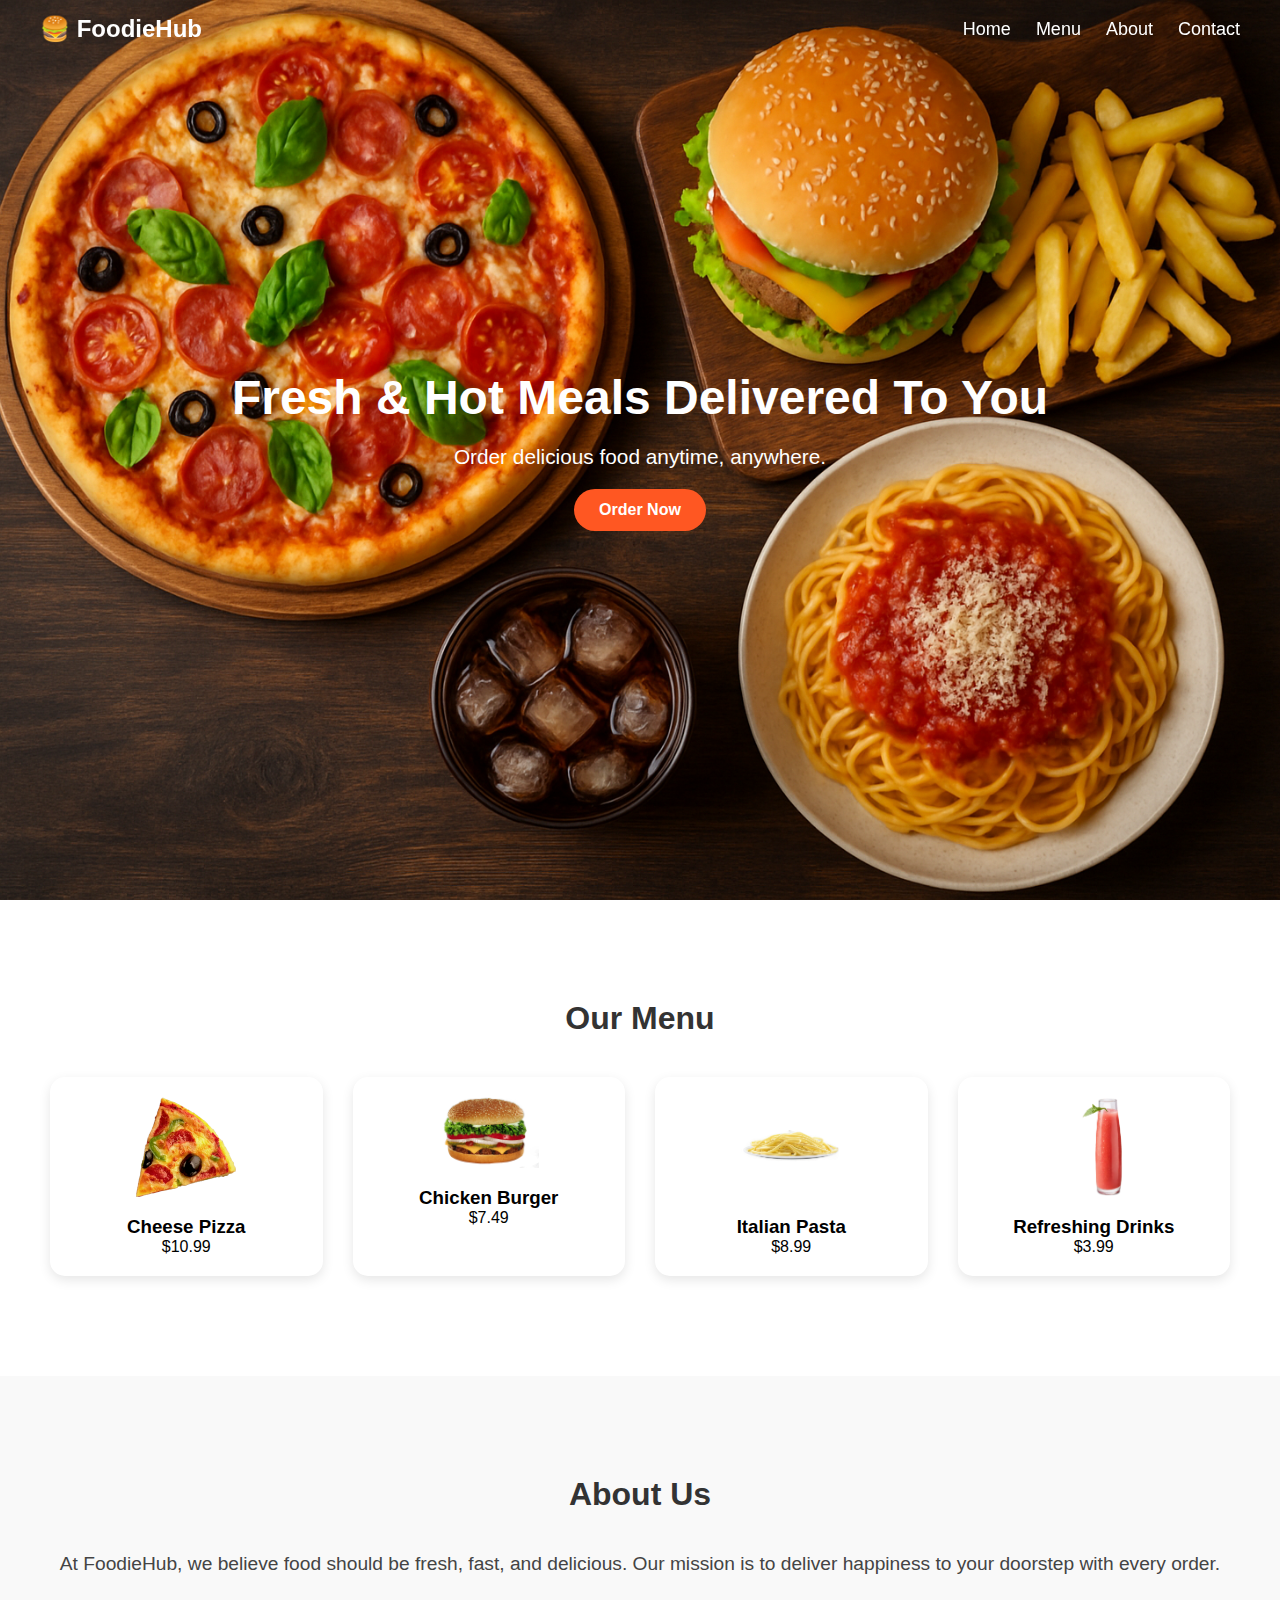
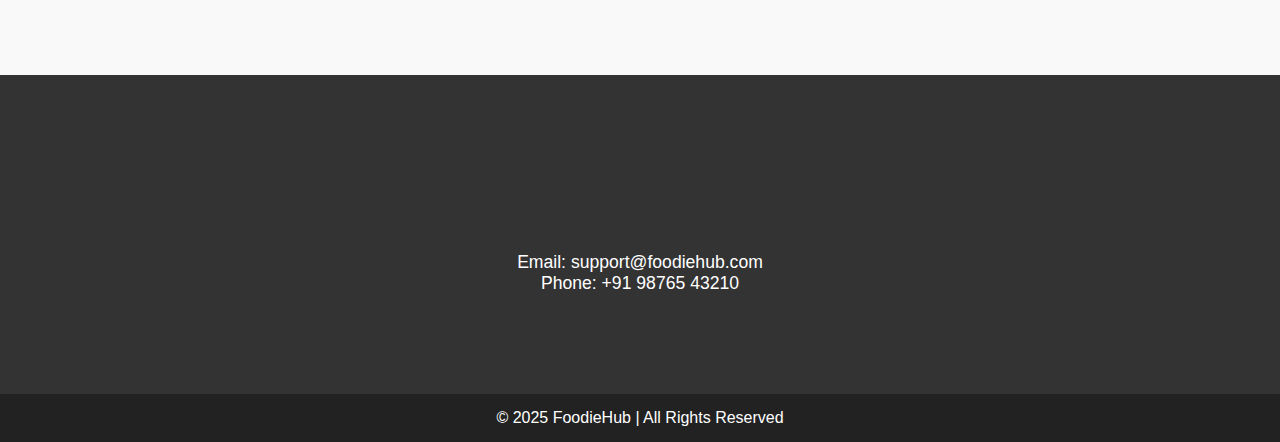
<file: TASK1.html>
<!DOCTYPE html>
<html lang="en">
<head>
  <meta charset="UTF-8">
  <meta name="viewport" content="width=device-width, initial-scale=1.0">
  <title>FoodieHub - Order Delicious Food</title>
  <link rel="stylesheet" href="TASK1.css">
  <link rel="icon" href="Cheese-Burger-PNG-Photos.webp">
</head>
<body>

  <!-- Navigation Bar -->
  <nav id="navbar">
    <div class="logo">🍔 FoodieHub</div>
    <ul>
      <li><a href="#home">Home</a></li>
      <li><a href="#menu">Menu</a></li>
      <li><a href="#about">About</a></li>
      <li><a href="#contact">Contact</a></li>
    </ul>
  </nav>

  <!-- Hero Section -->
  <section id="home" class="hero">
    <div class="hero-text">
      <h1>Fresh & Hot Meals Delivered To You</h1>
      <p>Order delicious food anytime, anywhere.</p>
      <a href="#menu" class="btn">Order Now</a>
    </div>
  </section>

  <!-- Menu Section -->
  <section id="menu">
    <h2 class="section-title">Our Menu</h2>
    <div class="menu-grid">
      <div class="menu-item">
        <img src="Pizza-Slice-Transparent-PNG.webp" alt="Pizza">
        <h3>Cheese Pizza</h3>
        <p>$10.99</p>
      </div>
      <div class="menu-item">
        <img src="Cheese-Burger-PNG-Photos.webp" alt="Burger">
        <h3>Chicken Burger</h3>
        <p>$7.49</p>
      </div>
      <div class="menu-item">
        <img src="pasta-aglio-e-olio-png-yrf-gysexqnkgzovfrs9.webp" alt="Pasta">
        <h3>Italian Pasta</h3>
        <p>$8.99</p>
      </div>
      <div class="menu-item">
        <img src="compressed_a54fee05d90082dedf45295aa3c0b59a.webp" alt="Drinks">
        <h3>Refreshing Drinks</h3>
        <p>$3.99</p>
      </div>
    </div>
  </section>

  <!-- About Section -->
  <section id="about">
    <h2 class="section-title">About Us</h2>
    <p>
      At FoodieHub, we believe food should be fresh, fast, and delicious. 
      Our mission is to deliver happiness to your doorstep with every order.
    </p>
  </section>

  <!-- Contact Section -->
  <section id="contact">
    <h2 class="section-title">Contact Us</h2>
    <p>Email: support@foodiehub.com</p>
    <p>Phone: +91 98765 43210</p>
  </section>

  <footer>
    <p>© 2025 FoodieHub | All Rights Reserved</p>
  </footer>

  <script src="TASK1.js"></script>
</body>
</html>
</file>
<file: TASK1.css>
/* General Reset */
* {
  margin: 0;
  padding: 0;
  box-sizing: border-box;
}

body {
  font-family: 'Poppins', sans-serif;
  scroll-behavior: smooth;
}

/* Navbar */
nav {
  position: fixed;
  top: 0;
  width: 100%;
  display: flex;
  justify-content: space-between;
  align-items: center;
  padding: 15px 40px;
  background: transparent;
  transition: background 0.4s, padding 0.4s;
  z-index: 1000;
}

nav.scrolled {
  background: #ff5722;
  padding: 10px 40px;
  box-shadow: 0 4px 8px rgba(0,0,0,0.2);
}

.logo {
  font-size: 24px;
  font-weight: bold;
  color: #fff;
}

nav ul {
  list-style: none;
  display: flex;
  gap: 25px;
}

nav ul li a {
  text-decoration: none;
  color: white;
  font-size: 18px;
  transition: 0.3s;
}

nav ul li a:hover {
  color: yellow;
}

/* Hero Section */
.hero {
  height: 100vh;
  background: url('ChatGPT Image Sep 12, 2025, 02_55_31 PM.png') no-repeat center center/cover;
  display: flex;
  justify-content: center;
  align-items: center;
  text-align: center;
  color: white;
  animation: fadeIn 2s ease-in-out;
}

.hero-text h1 {
  font-size: 3rem;
  margin-bottom: 20px;
  animation: slideDown 1.5s ease-in-out;
}

.hero-text p {
  font-size: 1.3rem;
  margin-bottom: 20px;
}

.btn {
  display: inline-block;
  padding: 12px 25px;
  background: #ff5722;
  color: white;
  text-decoration: none;
  font-weight: bold;
  border-radius: 30px;
  transition: transform 0.3s, background 0.3s;
}

.btn:hover {
  transform: scale(1.1);
  background: #e64a19;
}

/* Sections */
section {
  padding: 100px 50px;
  text-align: center;
}

.section-title {
  font-size: 2rem;
  margin-bottom: 40px;
  color: #333;
}

/* Menu Grid */
.menu-grid {
  display: grid;
  grid-template-columns: repeat(auto-fit, minmax(220px, 1fr));
  gap: 30px;
}

.menu-item {
  background: #fff;
  padding: 20px;
  border-radius: 15px;
  box-shadow: 0 4px 12px rgba(0,0,0,0.1);
  transition: transform 0.3s ease;
}

.menu-item img {
  max-width: 100px;
  margin-bottom: 15px;
  transition: transform 0.3s;
}

.menu-item:hover {
  transform: translateY(-10px);
}

.menu-item:hover img {
  transform: rotate(10deg) scale(1.1);
}

/* About */
#about {
  background: #f9f9f9;
  color: #444;
  font-size: 1.2rem;
}

/* Contact */
#contact {
  background: #333;
  color: #fff;
  font-size: 1.1rem;
}

/* Footer */
footer {
  background: #222;
  color: white;
  padding: 15px;
  text-align: center;
}

/* Animations */
@keyframes fadeIn {
  from { opacity: 0; }
  to { opacity: 1; }
}

@keyframes slideDown {
  from { transform: translateY(-50px); opacity: 0; }
  to { transform: translateY(0); opacity: 1; }
}
</file>
